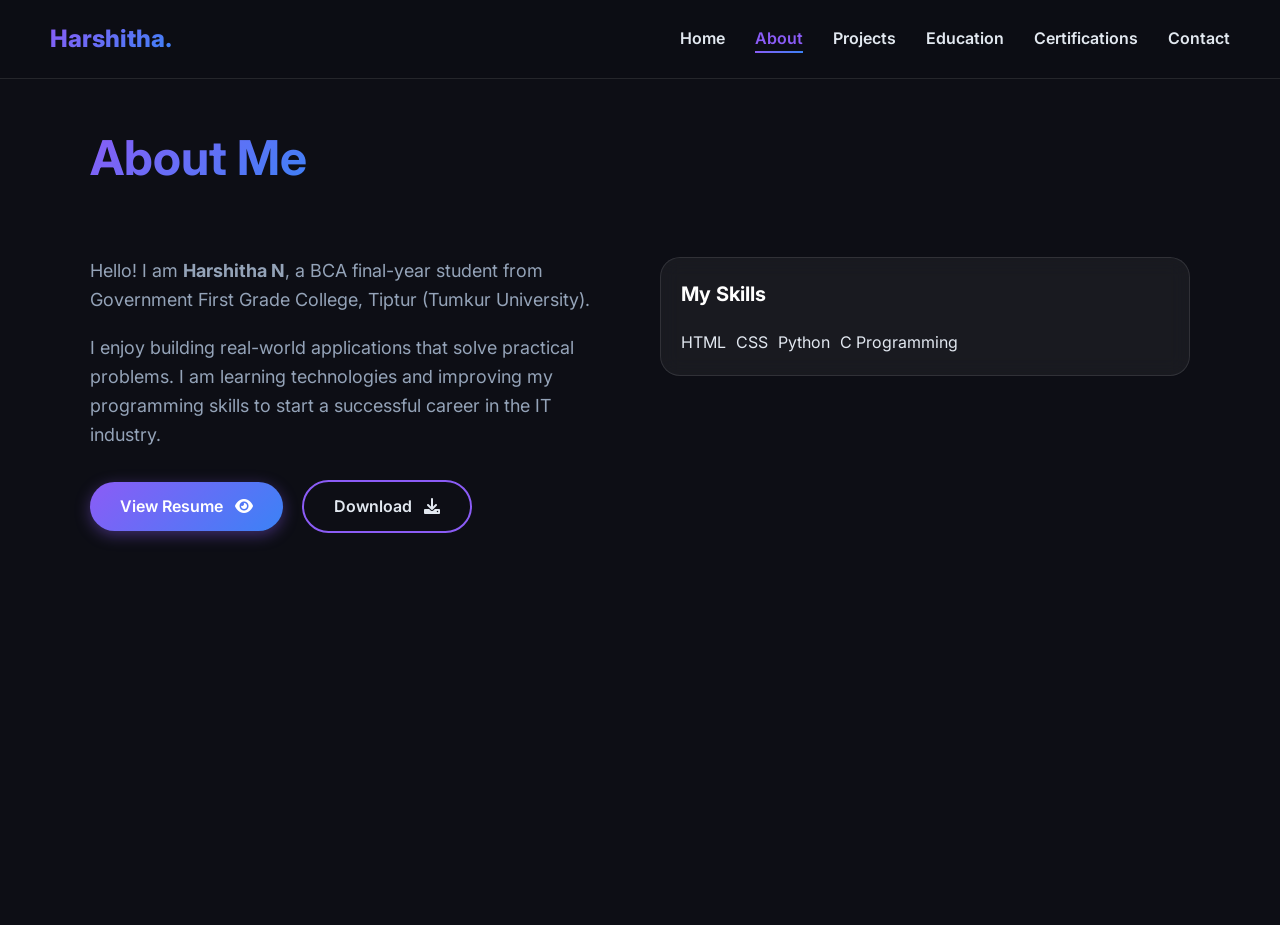
<file: harshitha/about.html>
<!DOCTYPE html>
<html lang="en">

<head>
    <meta charset="UTF-8">
    <meta name="viewport" content="width=device-width, initial-scale=1.0">
    <title>About | Harshitha N</title>
    <meta name="description" content="About Harshitha N, BCA student .">
    <link rel="stylesheet" href="style.css">
    <link rel="stylesheet" href="https://cdnjs.cloudflare.com/ajax/libs/font-awesome/6.0.0/css/all.min.css">
</head>

<body>
    <header>
        <a href="index.html" class="logo">Harshitha.</a>
        <div class="menu-toggle"><i class="fas fa-bars"></i></div>
        <nav>
            <ul>
                <li><a href="index.html">Home</a></li>
                <li><a href="about.html">About</a></li>
                <li><a href="projects.html">Projects</a></li>
                <li><a href="education.html">Education</a></li>
                <li><a href="certification.html">Certifications</a></li>
                <li><a href="contact.html">Contact</a></li>
            </ul>
        </nav>
    </header>

    <section id="about" class="fade-in">
        <h2>About Me</h2>
        <div style="display: flex; gap: 40px; flex-wrap: wrap; margin-top: 30px;">

            <div style="flex: 1; min-width: 300px;">
                <p>
                    Hello! I am <strong>Harshitha N</strong>, a BCA final-year student from Government First Grade
                    College, Tiptur (Tumkur University).
                </p>
                <p>
                    I enjoy building real-world applications that solve practical problems. I am learning
                    technologies and improving my programming skills to start a successful career in the IT industry.
                </p>

                <div style="margin-top: 30px;">
                    <a href="Harshitha_Resume.pdf" target="_blank" class="btn">
                        View Resume <i class="fas fa-eye" style="margin-left: 8px;"></i>
                    </a>
                    <a href="Harshitha_Resume.pdf" download class="btn btn-outline" style="margin-left: 15px;">
                        Download <i class="fas fa-download" style="margin-left: 8px;"></i>
                    </a>
                </div>
            </div>

            <div style="flex: 1; min-width: 300px;">
                <div class="card" style="padding: 20px;">
                    <h3 style="margin-bottom: 20px; font-size: 20px;">My Skills</h3>
                    <div style="display: flex; flex-wrap: wrap; gap: 10px;">
                        <span class="skill">HTML</span>
                        <span class="skill">CSS</span>
                        <span class="skill">Python</span>
                        <span class="skill">C Programming</span>
                    </div>
                </div>
            </div>

        </div>
    </section>

    <script src="script.js"></script>
</body>

</html>
</file>
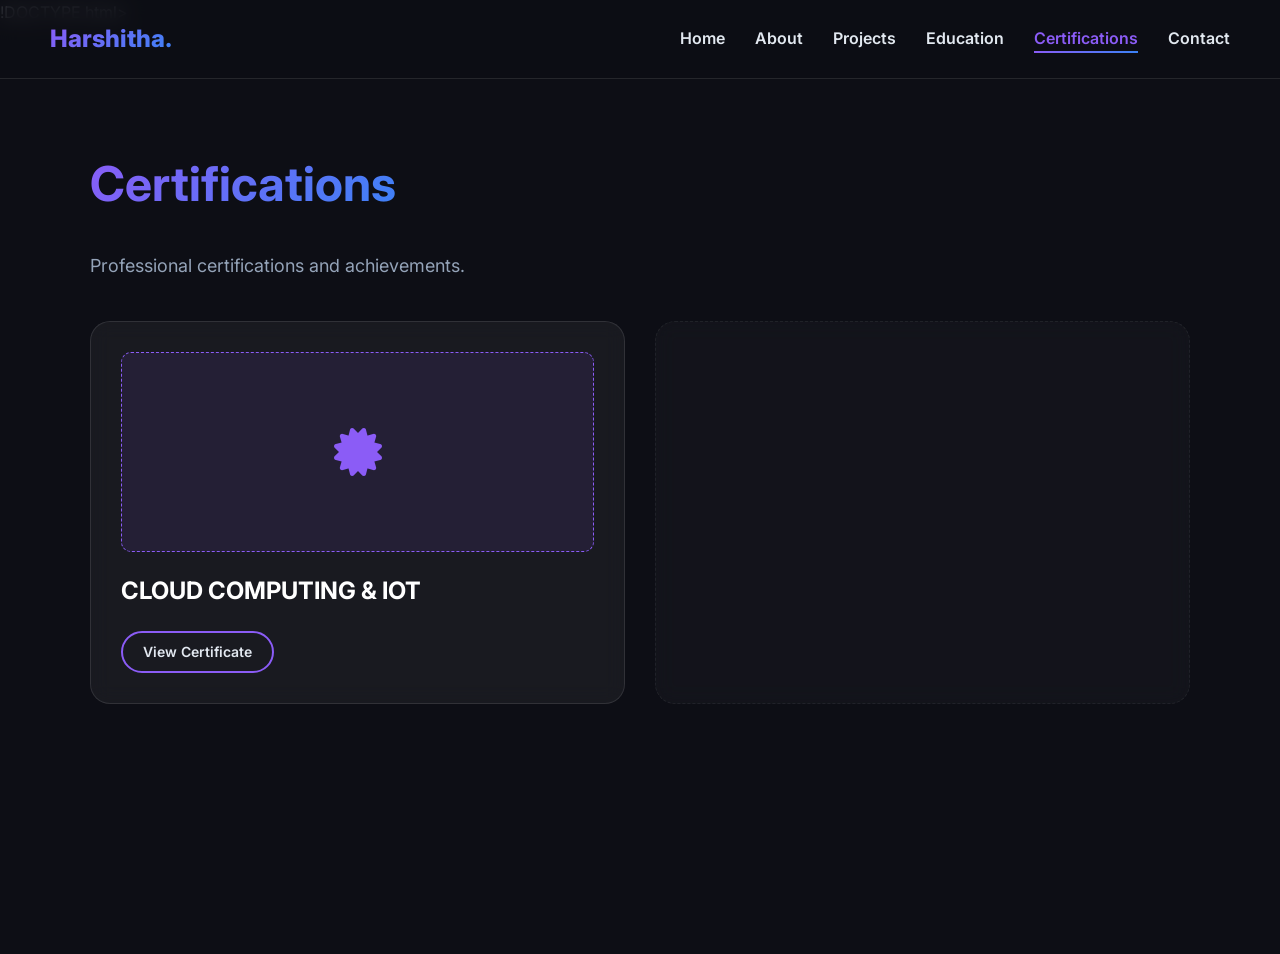
<file: harshitha/certification.html>
!DOCTYPE html>
<html lang="en">

<head>
    <meta charset="UTF-8">
    <meta name="viewport" content="width=device-width, initial-scale=1.0">
    <title>Certifications | Harshitha</title>
    <meta name="description" content="Harshitha's Certifications.">
    <link rel="stylesheet" href="style.css">
    <link rel="stylesheet" href="https://cdnjs.cloudflare.com/ajax/libs/font-awesome/6.0.0/css/all.min.css">
</head>

<body>
    <header>
        <a href="index.html" class="logo">Harshitha.</a>
        <div class="menu-toggle"><i class="fas fa-bars"></i></div>
        <nav>
            <ul>
                <li><a href="index.html">Home</a></li>
                <li><a href="about.html">About</a></li>
                <li><a href="projects.html">Projects</a></li>
                <li><a href="education.html">Education</a></li>
                <li><a href="certification.html">Certifications</a></li>
                <li><a href="contact.html">Contact</a></li>
            </ul>
        </nav>
    </header>

    <section id="certifications" class="fade-in">
        <h2>Certifications</h2>
        <p>Professional certifications and achievements. </p>

        <div class="grid">
            <div class="card">
                <div
                    style="height: 200px; background: rgba(139, 92, 246, 0.1); border-radius: 10px; margin-bottom: 20px; display: flex; align-items: center; justify-content: center; border: 1px dashed var(--accent-color);">
                    <i class="fas fa-certificate" style="font-size: 48px; color: var(--accent-color);"></i>
                </div>
                <h3>CLOUD COMPUTING & IOT</h3>
                <p></p>
                <!-- Add the real path to the certificate later -->
                <a href="#" target="_blank" class="btn btn-outline" style="padding: 8px 20px; font-size: 14px;">View
                    Certificate</a>
            </div>

            <div class="card" style="opacity: 0.6; border-style: dashed;">
                <div style="height: 200px; display: flex; align-items: center; justify-content: center;">
                    <p style="text-align: center;"></p>
                </div>
            </div>
        </div>
    </section>

    <script src="script.js"></script>
</body>

</html>
</file>
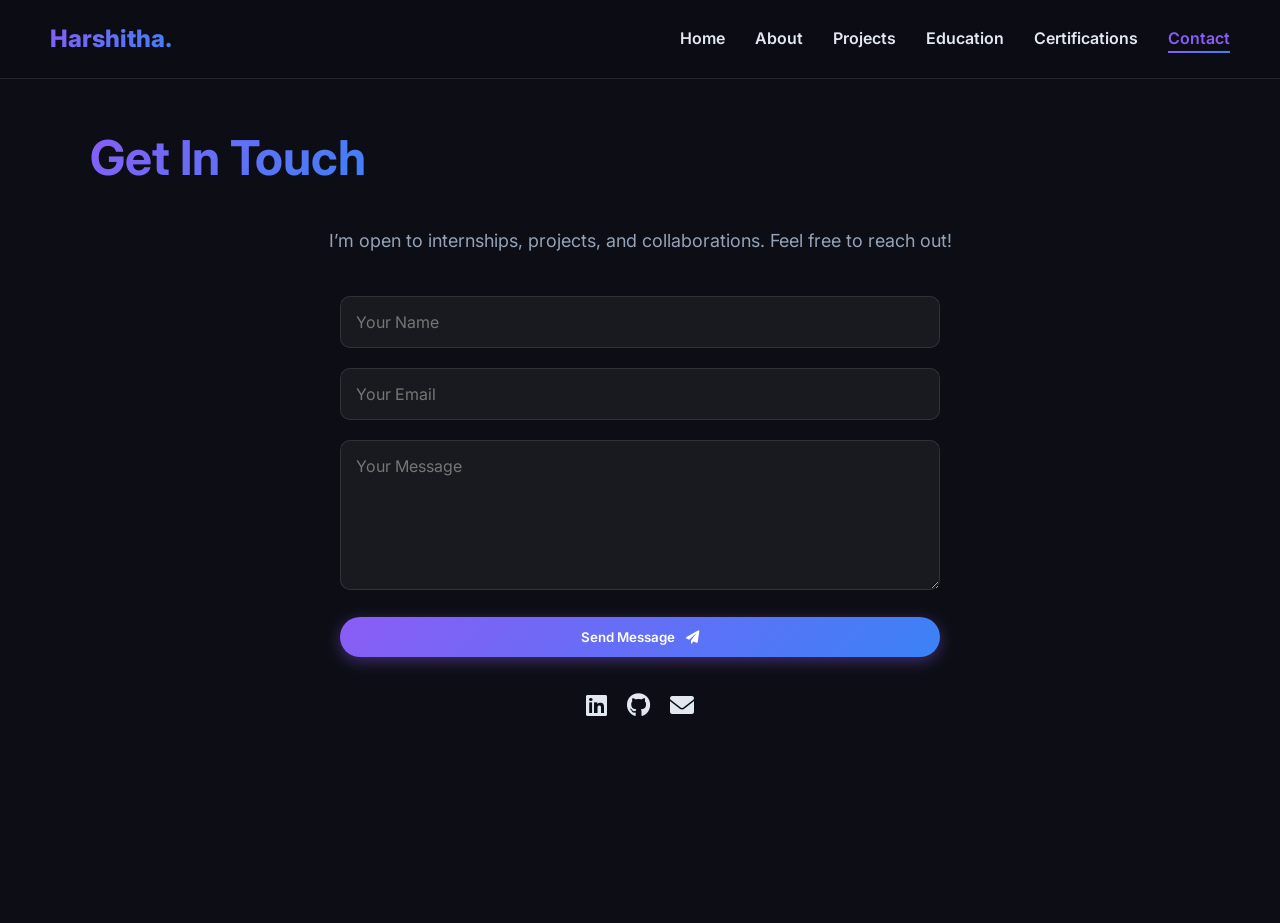
<file: harshitha/contact.html>
<!DOCTYPE html>
<html lang="en">

<head>
    <meta charset="UTF-8">
    <meta name="viewport" content="width=device-width, initial-scale=1.0">
    <title>Contact | Harshitha N</title>
    <meta name="description" content="Contact Harshitha N for collaborations, projects, or opportunities.">
    <link rel="stylesheet" href="style.css">
    <link rel="stylesheet" href="https://cdnjs.cloudflare.com/ajax/libs/font-awesome/6.0.0/css/all.min.css">
</head>

<body>
    <header>
        <a href="index.html" class="logo">Harshitha.</a>
        <div class="menu-toggle"><i class="fas fa-bars"></i></div>
        <nav>
            <ul>
                <li><a href="index.html">Home</a></li>
                <li><a href="about.html">About</a></li>
                <li><a href="projects.html">Projects</a></li>
                <li><a href="education.html">Education</a></li>
                <li><a href="certification.html">Certifications</a></li>
                <li><a href="contact.html">Contact</a></li>
            </ul>
        </nav>
    </header>

    <section id="contact" class="fade-in">
        <h2 style="text-align: center;">Get In Touch</h2>
        <p style="text-align: center; margin-bottom: 40px;">
            I’m open to internships, projects, and collaborations. Feel free to reach out!
        </p>

        <!-- Contact Form (opens email app) -->
        <form class="contact-form" action="mailto:Harshithan941@gmail.com" method="post" enctype="text/plain">
            <div class="form-group">
                <input type="text" name="name" placeholder="Your Name" required>
            </div>
            <div class="form-group">
                <input type="email" name="email" placeholder="Your Email" required>
            </div>
            <div class="form-group">
                <textarea name="message" placeholder="Your Message" required></textarea>
            </div>
            <button type="submit" class="btn" style="width: 100%;">
                Send Message <i class="fas fa-paper-plane" style="margin-left: 8px;"></i>
            </button>
        </form>

        <!-- Social Links -->
        <div class="social-links" style="margin-top:30px; text-align:center;">
            <a href="https://www.linkedin.com/" target="_blank"><i class="fab fa-linkedin"></i></a>
            <a href="https://github.com/harshithan941-maker" target="_blank"><i class="fab fa-github"></i></a>
            <a href="mailto: Harshithan941@gmail.com"><i class="fas fa-envelope"></i></a>
        </div>
    </section>

    <script src="script.js"></script>
</body>

</html>
</file>
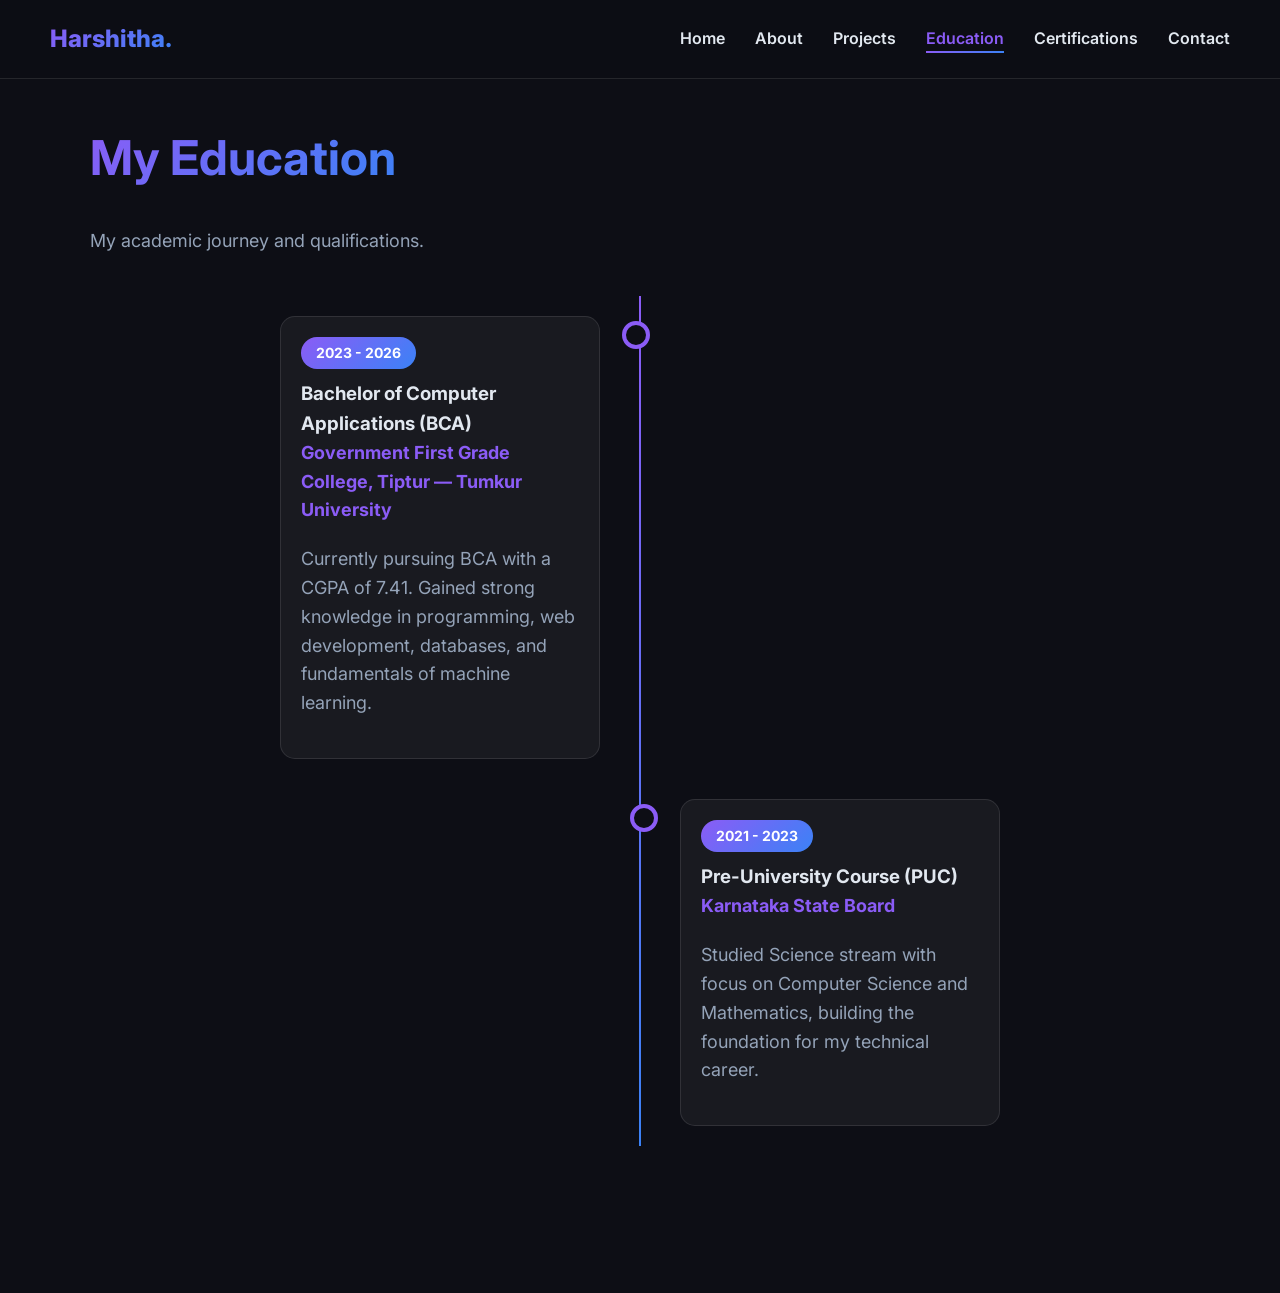
<file: harshitha/education.html>
<!DOCTYPE html>
<html lang="en">

<head>
    <meta charset="UTF-8">
    <meta name="viewport" content="width=device-width, initial-scale=1.0">
    <title>Education | Harshitha N</title>
    <meta name="description" content="Educational background of Harshitha N, BCA student from Tumkur University.">
    <link rel="stylesheet" href="style.css">
    <link rel="stylesheet" href="https://cdnjs.cloudflare.com/ajax/libs/font-awesome/6.0.0/css/all.min.css">
</head>

<body>
    <header>
        <a href="index.html" class="logo">Harshitha.</a>
        <div class="menu-toggle"><i class="fas fa-bars"></i></div>
        <nav>
            <ul>
                <li><a href="index.html">Home</a></li>
                <li><a href="about.html">About</a></li>
                <li><a href="projects.html">Projects</a></li>
                <li><a href="education.html">Education</a></li>
                <li><a href="certification.html">Certifications</a></li>
                <li><a href="contact.html">Contact</a></li>
            </ul>
        </nav>
    </header>

    <section id="education" class="fade-in">
        <h2>My Education</h2>
        <p>My academic journey and qualifications.</p>

        <div class="timeline">

            <div class="timeline-item left">
                <div class="timeline-content">
                    <span class="date">2023 - 2026</span>
                    <h3>Bachelor of Computer Applications (BCA)</h3>
                    <p style="color: var(--accent-color); font-weight: bold;">
                        Government First Grade College, Tiptur — Tumkur University
                    </p>
                    <p>
                        Currently pursuing BCA with a CGPA of 7.41. Gained strong knowledge in programming,
                        web development, databases, and fundamentals of machine learning.
                    </p>
                </div>
            </div>

            <div class="timeline-item right">
                <div class="timeline-content">
                    <span class="date">2021 - 2023</span>
                    <h3>Pre-University Course (PUC)</h3>
                    <p style="color: var(--accent-color); font-weight: bold;">
                        Karnataka State Board
                    </p>
                    <p>
                        Studied Science stream with focus on Computer Science and Mathematics,
                        building the foundation for my technical career.
                    </p>
                </div>
            </div>

        </div>
    </section>

    <script src="script.js"></script>
</body>

</html>
</file>
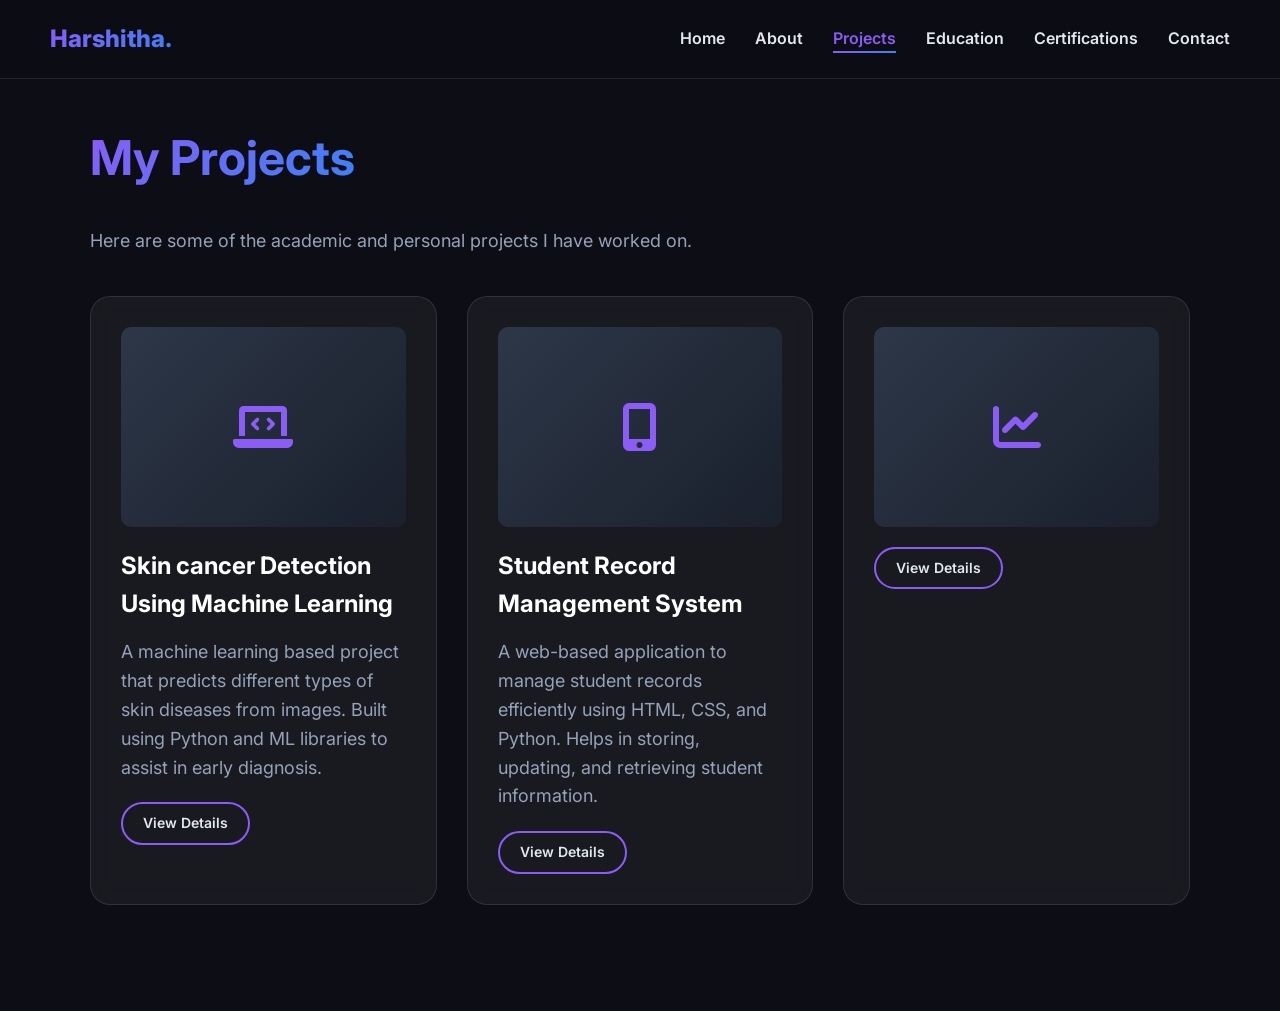
<file: harshitha/projects.html>
<!DOCTYPE html>
<html lang="en">

<head>
    <meta charset="UTF-8">
    <meta name="viewport" content="width=device-width, initial-scale=1.0">
    <title>Projects | Harshitha N</title>
    <meta name="description"
        content="Projects developed by Harshitha N using HTML, Python, and Machine Learning concepts.">
    <link rel="stylesheet" href="style.css">
    <link rel="stylesheet" href="https://cdnjs.cloudflare.com/ajax/libs/font-awesome/6.0.0/css/all.min.css">
</head>

<body>
    <header>
        <a href="index.html" class="logo">Harshitha.</a>
        <div class="menu-toggle"><i class="fas fa-bars"></i></div>
        <nav>
            <ul>
                <li><a href="index.html">Home</a></li>
                <li><a href="about.html">About</a></li>
                <li><a href="projects.html">Projects</a></li>
                <li><a href="education.html">Education</a></li>
                <li><a href="certification.html">Certifications</a></li>
                <li><a href="contact.html">Contact</a></li>
            </ul>
        </nav>
    </header>

    <section id="projects" class="fade-in">
        <h2>My Projects</h2>
        <p>Here are some of the academic and personal projects I have worked on.</p>

        <div class="grid">

            <div class="card">
                <div
                    style="height: 200px; background: linear-gradient(135deg, #2d3748, #1a202c); border-radius: 10px; margin-bottom: 20px; display: flex; align-items: center; justify-content: center;">
                    <i class="fas fa-laptop-code" style="font-size: 48px; color: var(--accent-color);"></i>
                </div>
                <h3>Skin cancer Detection Using Machine Learning</h3>
                <p>
                    A machine learning based project that predicts different types of skin diseases from images.
                    Built using Python and ML libraries to assist in early diagnosis.
                </p>
                <a href="#" class="btn btn-outline" style="padding: 8px 20px; font-size: 14px;">View Details</a>
            </div>

            <div class="card">
                <div
                    style="height: 200px; background: linear-gradient(135deg, #2d3748, #1a202c); border-radius: 10px; margin-bottom: 20px; display: flex; align-items: center; justify-content: center;">
                    <i class="fas fa-mobile-alt" style="font-size: 48px; color: var(--accent-color);"></i>
                </div>
                <h3>Student Record Management System</h3>
                <p>
                    A web-based application to manage student records efficiently using HTML, CSS, and Python.
                    Helps in storing, updating, and retrieving student information.
                </p>
                <a href="#" class="btn btn-outline" style="padding: 8px 20px; font-size: 14px;">View Details</a>
            </div>

            <div class="card">
                <div
                    style="height: 200px; background: linear-gradient(135deg, #2d3748, #1a202c); border-radius: 10px; margin-bottom: 20px; display: flex; align-items: center; justify-content: center;">
                    <i class="fas fa-chart-line" style="font-size: 48px; color: var(--accent-color);"></i>
                </div>
                <h3></h3>
                <a href="#" class="btn btn-outline" style="padding: 8px 20px; font-size: 14px;">View Details</a>
            </div>

        </div>
    </section>

    <script src="script.js"></script>
</body>

</html>
</file>
<file: harshitha/style.css>
@import url('https://fonts.googleapis.com/css2?family=Inter:wght@300;400;600;800&display=swap');

:root {
    --bg-color: #0d0e15;
    --text-color: #e2e8f0;
    --accent-color: #8b5cf6;
    --accent-gradient: linear-gradient(135deg, #8b5cf6, #3b82f6);
    --card-bg: rgba(255, 255, 255, 0.05);
    --border-color: rgba(255, 255, 255, 0.1);
    --transition: all 0.3s ease;
}

* {
    margin: 0;
    padding: 0;
    box-sizing: border-box;
    font-family: 'Inter', sans-serif;
}

body {
    background-color: var(--bg-color);
    color: var(--text-color);
    line-height: 1.6;
    overflow-x: hidden;
}

/* Header & Nav */
header {
    position: fixed;
    top: 0;
    width: 100%;
    padding: 20px 50px;
    display: flex;
    justify-content: space-between;
    align-items: center;
    background: rgba(13, 14, 21, 0.8);
    backdrop-filter: blur(10px);
    z-index: 1000;
    border-bottom: 1px solid var(--border-color);
}

.logo {
    font-size: 24px;
    font-weight: 800;
    color: #fff;
    text-decoration: none;
    background: var(--accent-gradient);
    -webkit-background-clip: text;
    -webkit-text-fill-color: transparent;
}

nav ul {
    display: flex;
    list-style: none;
    gap: 30px;
}

nav a {
    text-decoration: none;
    color: var(--text-color);
    font-weight: 600;
    transition: var(--transition);
    position: relative;
}

nav a:hover, nav a.active {
    color: var(--accent-color);
}

nav a::after {
    content: '';
    position: absolute;
    bottom: -5px;
    left: 0;
    width: 0;
    height: 2px;
    background: var(--accent-gradient);
    transition: var(--transition);
}

nav a:hover::after, nav a.active::after {
    width: 100%;
}

.menu-toggle {
    display: none;
    cursor: pointer;
    font-size: 24px;
}

/* Common Section Styles */
section {
    padding: 120px 50px 80px;
    min-height: 100vh;
    max-width: 1200px;
    margin: 0 auto;
}

h1, h2 {
    font-size: 48px;
    margin-bottom: 30px;
    background: var(--accent-gradient);
    -webkit-background-clip: text;
    -webkit-text-fill-color: transparent;
    display: inline-block;
}

p {
    font-size: 18px;
    margin-bottom: 20px;
    color: #94a3b8;
}

.btn {
    display: inline-block;
    padding: 12px 30px;
    background: var(--accent-gradient);
    color: white;
    text-decoration: none;
    border-radius: 30px;
    font-weight: 600;
    transition: var(--transition);
    border: none;
    cursor: pointer;
    box-shadow: 0 4px 15px rgba(139, 92, 246, 0.4);
}

.btn:hover {
    transform: translateY(-3px);
    box-shadow: 0 8px 25px rgba(139, 92, 246, 0.6);
}

.btn-outline {
    background: transparent;
    border: 2px solid var(--accent-color);
    box-shadow: none;
    color: var(--text-color);
}

.btn-outline:hover {
    background: var(--accent-gradient);
    border-color: transparent;
    color: white;
}

/* Home Section */
.hero {
    display: flex;
    align-items: center;
    justify-content: space-between;
    gap: 50px;
    height: 100vh;
}

.hero-content {
    flex: 1;
    animation: slideInLeft 1s ease forwards;
}

.hero-image {
    flex: 1;
    display: flex;
    justify-content: center;
    animation: slideInRight 1s ease forwards;
}

.hero-image img {
    width: 350px;
    height: 350px;
    object-fit: cover;
    border-radius: 50%;
    border: 4px solid var(--accent-color);
    box-shadow: 0 0 30px rgba(139, 92, 246, 0.5);
    transition: var(--transition);
}

.hero-image img:hover {
    transform: scale(1.05);
    box-shadow: 0 0 50px rgba(139, 92, 246, 0.8);
}

.buttons {
    display: flex;
    gap: 20px;
    margin-top: 30px;
}

/* Grid Layouts (Projects, Certifications) */
.grid {
    display: grid;
    grid-template-columns: repeat(auto-fit, minmax(300px, 1fr));
    gap: 30px;
    margin-top: 40px;
}

.card {
    background: var(--card-bg);
    border: 1px solid var(--border-color);
    border-radius: 20px;
    padding: 30px;
    transition: var(--transition);
    backdrop-filter: blur(10px);
}

.card:hover {
    transform: translateY(-10px);
    border-color: var(--accent-color);
    box-shadow: 0 10px 30px rgba(0,0,0,0.5);
}

.card h3 {
    font-size: 24px;
    margin-bottom: 15px;
    color: #fff;
}

.card img {
    width: 100%;
    height: 200px;
    object-fit: cover;
    border-radius: 10px;
    margin-bottom: 20px;
}

/* Timeline (Education) */
.timeline {
    position: relative;
    max-width: 800px;
    margin: 40px auto;
}

.timeline::after {
    content: '';
    position: absolute;
    width: 2px;
    background: var(--accent-gradient);
    top: 0;
    bottom: 0;
    left: 50%;
    margin-left: -1px;
}

.timeline-item {
    padding: 20px 40px;
    position: relative;
    background: inherit;
    width: 50%;
}

.timeline-item::after {
    content: '';
    position: absolute;
    width: 20px;
    height: 20px;
    right: -10px;
    background-color: var(--bg-color);
    border: 4px solid var(--accent-color);
    top: 25px;
    border-radius: 50%;
    z-index: 1;
}

.left { left: 0; }
.right { left: 50%; }
.right::after { left: -10px; }

.timeline-content {
    padding: 20px;
    background: var(--card-bg);
    border-radius: 15px;
    border: 1px solid var(--border-color);
    transition: var(--transition);
}

.timeline-content:hover {
    border-color: var(--accent-color);
    transform: scale(1.02);
}

.date {
    display: inline-block;
    padding: 5px 15px;
    background: var(--accent-gradient);
    color: white;
    border-radius: 20px;
    font-size: 14px;
    font-weight: bold;
    margin-bottom: 10px;
}

/* Form Styles */
.contact-form {
    max-width: 600px;
    margin: 0 auto;
    display: flex;
    flex-direction: column;
    gap: 20px;
}

.form-group input, .form-group textarea {
    width: 100%;
    padding: 15px;
    background: var(--card-bg);
    border: 1px solid var(--border-color);
    border-radius: 10px;
    color: var(--text-color);
    font-size: 16px;
    outline: none;
    transition: var(--transition);
}

.form-group input:focus, .form-group textarea:focus {
    border-color: var(--accent-color);
    box-shadow: 0 0 10px rgba(139, 92, 246, 0.3);
}

.form-group textarea {
    resize: vertical;
    min-height: 150px;
}

.social-links {
    display: flex;
    justify-content: center;
    gap: 20px;
    margin-top: 40px;
}

.social-links a {
    color: var(--text-color);
    font-size: 24px;
    transition: var(--transition);
}

.social-links a:hover {
    color: var(--accent-color);
    transform: translateY(-3px);
}

/* Animations */
@keyframes slideInLeft {
    from { opacity: 0; transform: translateX(-50px); }
    to { opacity: 1; transform: translateX(0); }
}

@keyframes slideInRight {
    from { opacity: 0; transform: translateX(50px); }
    to { opacity: 1; transform: translateX(0); }
}

.fade-in {
    opacity: 0;
    transform: translateY(30px);
    transition: opacity 0.6s ease, transform 0.6s ease;
}

.fade-in.visible {
    opacity: 1;
    transform: translateY(0);
}

/* Responsive */
@media (max-width: 900px) {
    .hero { flex-direction: column-reverse; text-align: center; justify-content: center; }
    .buttons { justify-content: center; }
    .timeline::after { left: 31px; }
    .timeline-item { width: 100%; padding-left: 70px; padding-right: 25px; }
    .timeline-item::after { left: 21px; }
    .right { left: 0%; }
}

@media (max-width: 768px) {
    nav ul {
        position: absolute;
        top: 70px;
        left: -100%;
        flex-direction: column;
        background: rgba(13, 14, 21, 0.95);
        width: 100%;
        text-align: center;
        transition: 0.3s;
        padding: 30px 0;
        backdrop-filter: blur(10px);
    }
    nav ul.active { left: 0; }
    .menu-toggle { display: block; }
    section { padding: 100px 20px 50px; }
}
</file>
